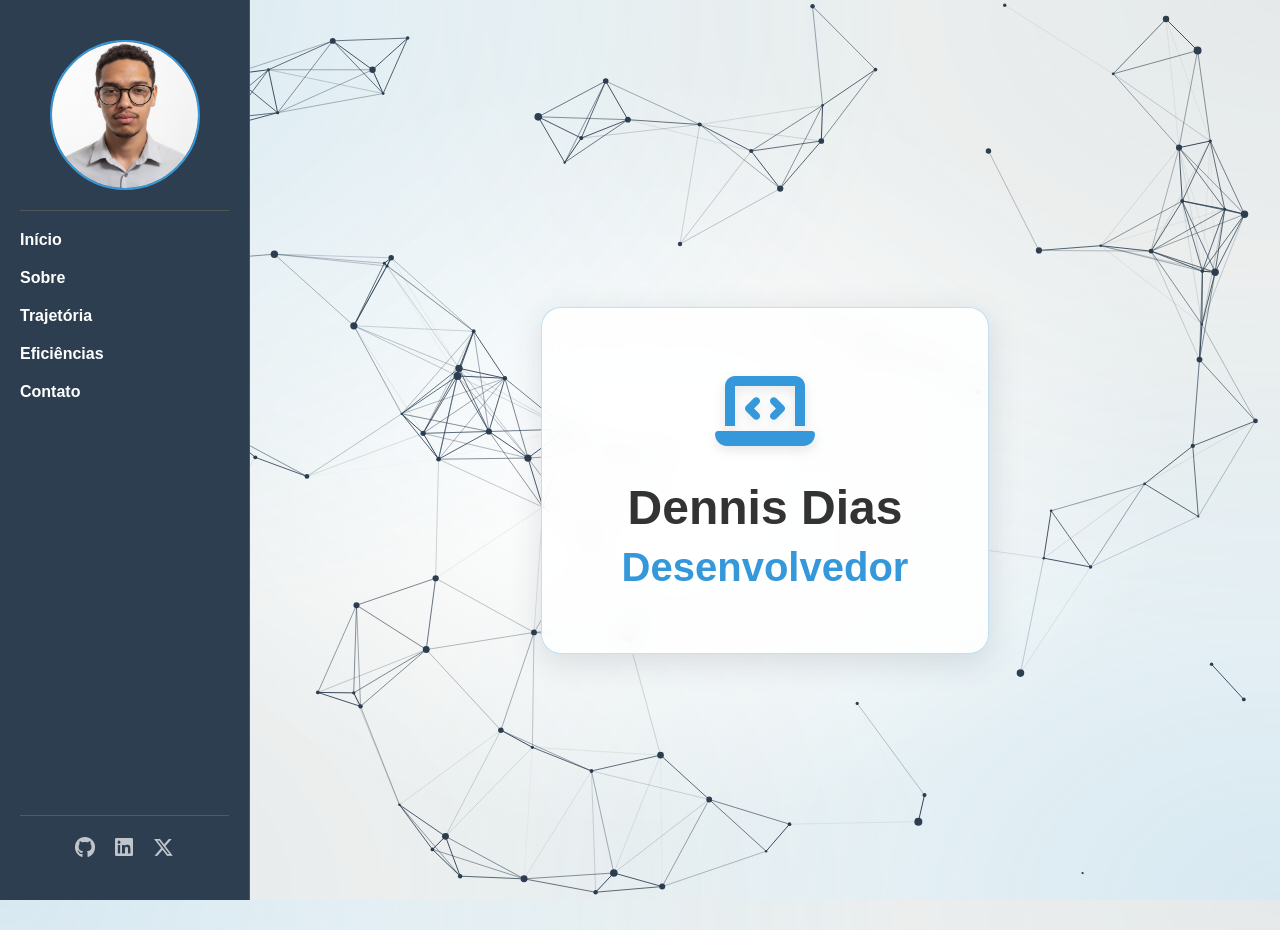
<file: index.html>
<!doctype html>
<html lang="pt-BR">
  <head>
    <meta charset="UTF-8" />
    <meta name="viewport" content="width=device-width, initial-scale=1.0" />
    <title>Dennis Dias | Estatística e Desenvolvimento Web</title>
    <meta
      name="description"
      content="Portfólio de Dennis Dias, graduando em Estatística na UFF e técnico em Desenvolvimento de Sistemas. Projetos em análise de dados, IA e desenvolvimento web."
    />

    <!-- Open Graph (LinkedIn, WhatsApp, Facebook, Discord) -->
    <meta property="og:type" content="website" />
    <meta property="og:url" content="https://dennisdias.com.br/" />
    <meta property="og:title" content="Dennis Dias | Estatística e Desenvolvimento Web" />
    <meta
      property="og:description"
      content="Portfólio de Dennis Dias, graduando em Estatística na UFF e técnico em Desenvolvimento de Sistemas. Projetos em análise de dados, IA e desenvolvimento web."
    />
    <meta property="og:image" content="https://dennisdias.com.br/imagens/perfil.png" />
    <meta property="og:locale" content="pt_BR" />

    <!-- Twitter/X Card -->
    <meta name="twitter:card" content="summary" />
    <meta name="twitter:title" content="Dennis Dias | Estatística e Desenvolvimento Web" />
    <meta
      name="twitter:description"
      content="Portfólio de Dennis Dias, graduando em Estatística na UFF e técnico em Desenvolvimento de Sistemas."
    />
    <meta name="twitter:image" content="https://dennisdias.com.br/imagens/perfil.png" />
    <link rel="stylesheet" href="style.css" />
    <link rel="stylesheet" href="https://cdnjs.cloudflare.com/ajax/libs/font-awesome/6.5.1/css/all.min.css" />
  </head>
  <body>
    <div class="transition-overlay" id="transition-overlay">
      <div class="loader"></div>
    </div>
    <canvas id="tech-background"></canvas>
    <div id="nav-placeholder"></div>

<section id="home" class="hidden">
      <div class="tech-card">
        <div class="home-icon">
          <i class="fas fa-laptop-code"></i>
        </div>
        <h1>Dennis Dias</h1>
        <div class="frase-carrossel">
          <div class="palavras-container">
            <span class="palavra">Desenvolvedor</span>
            <span class="palavra">Estudante</span>
            <span class="palavra">Estatístico</span>
          </div>
        </div>
      </div>
    </section>

    <script src="script.js"></script>
  </body>
</html>
</file>
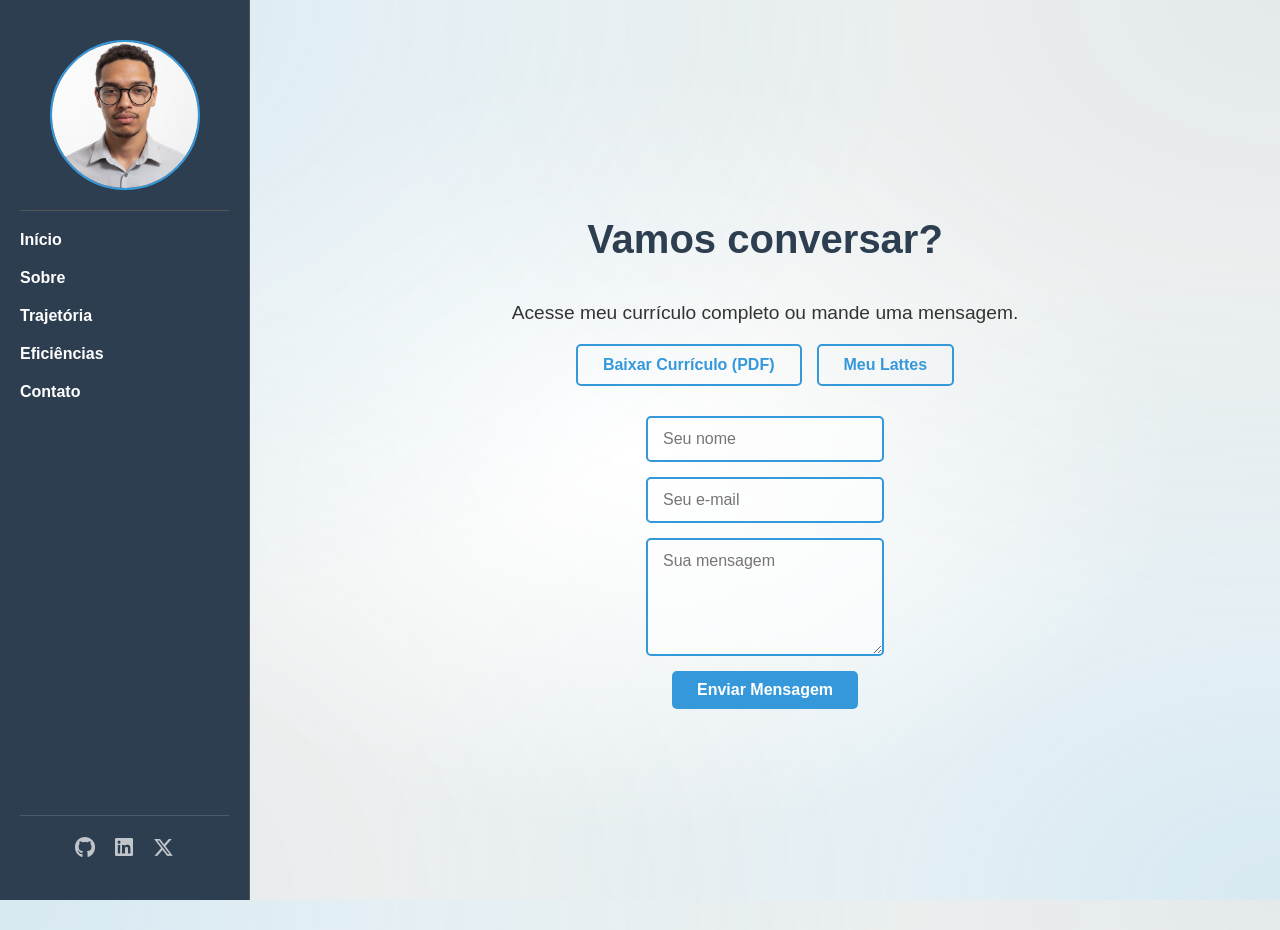
<file: contato.html>
<!doctype html>
<html lang="pt-BR">
  <head>
    <meta charset="UTF-8" />
    <meta name="viewport" content="width=device-width, initial-scale=1.0" />
    <title>Contato | Dennis Dias</title>
    <meta
      name="description"
      content="Entre em contato com Dennis Dias, estudante de Estatística e desenvolvedor. Baixe o currículo ou envie uma mensagem diretamente pelo site."
    />
    <link rel="stylesheet" href="style.css" />
    <link
      rel="stylesheet"
      href="https://cdnjs.cloudflare.com/ajax/libs/font-awesome/6.5.1/css/all.min.css"
    />
  </head>
  <body>
    <div class="transition-overlay" id="transition-overlay">
      <div class="loader"></div>
    </div>
    <div id="nav-placeholder"></div>

<section id="contato" class="hidden">
      <h2>Vamos conversar?</h2>
      <p>Acesse meu currículo completo ou mande uma mensagem.</p>
      <div class="contact-links">
        <a href="curriculo.pdf" target="_blank" class="btn btn-outline">Baixar Currículo (PDF)</a>
        <a href="#" class="btn btn-outline">Meu Lattes</a>
      </div>

      <form
        id="contact-form"
        class="contact-form"
        action="https://formspree.io/f/xdarvzwk"
        method="POST"
      >
        <input type="text" name="name" placeholder="Seu nome" required />
        <input type="email" name="email" placeholder="Seu e-mail" required />
        <textarea
          name="message"
          rows="5"
          placeholder="Sua mensagem"
          required
        ></textarea>
        <button type="submit" class="btn">Enviar Mensagem</button>
        <p id="form-status"></p>
      </form>
    </section>

    <script src="script.js"></script>
    <script>
      const form = document.getElementById("contact-form");
      const status = document.getElementById("form-status");

      form.addEventListener("submit", async (e) => {
        e.preventDefault();
        status.textContent = "Enviando...";

        try {
          const response = await fetch(form.action, {
            method: "POST",
            body: new FormData(form),
            headers: { Accept: "application/json" },
          });

          if (response.ok) {
            status.textContent = "Mensagem enviada com sucesso! Obrigado pelo contato.";
            form.reset();
          } else {
            status.textContent = "Ops, algo deu errado. Tenta de novo ou usa o e-mail direto: dennis.gon.dias@gmail.com";
          }
        } catch (error) {
          status.textContent = "Erro de conexão. Tenta de novo ou usa o e-mail direto: dennis.gon.dias@gmail.com";
        }
      });
    </script>
  </body>
</html>
</file>
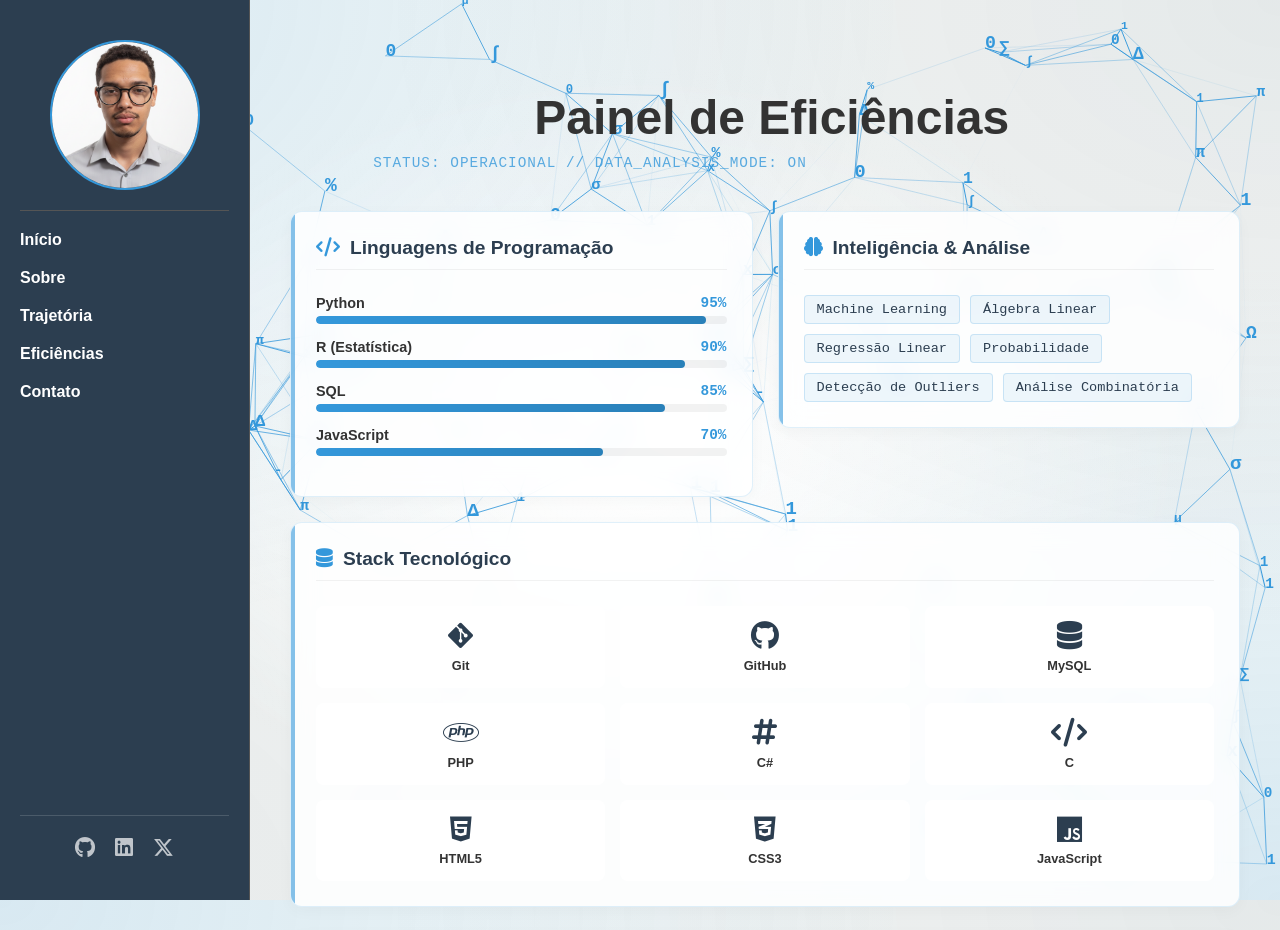
<file: eficiencias.html>
<!doctype html>
<html lang="pt-BR">
  <head>
    <meta charset="UTF-8" />
    <meta name="viewport" content="width=device-width, initial-scale=1.0" />
    <title>Habilidades e Stack Técnico | Dennis Dias</title>
    <meta
      name="description"
      content="Painel de habilidades técnicas de Dennis Dias: linguagens de programação, estatística aplicada, machine learning e ferramentas de desenvolvimento."
    />
    <link rel="stylesheet" href="style.css?v=2" />
    <link rel="stylesheet" href="https://cdnjs.cloudflare.com/ajax/libs/font-awesome/6.5.1/css/all.min.css" />
  </head>
  <body>
    <div class="transition-overlay" id="transition-overlay">
      <div class="loader"></div>
    </div>
    <canvas id="tech-background"></canvas>
    
    <div id="nav-placeholder"></div>

<section id="eficiencias" class="hidden">
      <div class="dashboard-header">
        <h1><i class="fas fa-chart-network"></i> Painel de Eficiências</h1>
        <p class="mono-text">STATUS: OPERACIONAL // DATA_ANALYSIS_MODE: ON</p>
      </div>

      <div class="dashboard-grid">
        <!-- Card: Linguagens (Gráfico de Barras) -->
        <div class="stat-card">
          <div class="card-header">
            <i class="fas fa-code"></i>
            <h3>Linguagens de Programação</h3>
          </div>
          <div class="chart-container">
            <div class="bar-group">
              <div class="bar-label"><span>Python</span> <span class="percent">95%</span></div>
              <div class="progress-bg"><div class="progress-fill" style="width: 95%"></div></div>
            </div>
            <div class="bar-group">
              <div class="bar-label"><span>R (Estatística)</span> <span class="percent">90%</span></div>
              <div class="progress-bg"><div class="progress-fill" style="width: 90%"></div></div>
            </div>
            <div class="bar-group">
              <div class="bar-label"><span>SQL</span> <span class="percent">85%</span></div>
              <div class="progress-bg"><div class="progress-fill" style="width: 85%"></div></div>
            </div>
            <div class="bar-group">
              <div class="bar-label"><span>JavaScript</span> <span class="percent">70%</span></div>
              <div class="progress-bg"><div class="progress-fill" style="width: 70%"></div></div>
            </div>
          </div>
        </div>

        <!-- Card: Análise & IA (Tags Data Style) -->
        <div class="stat-card">
          <div class="card-header">
            <i class="fas fa-brain"></i>
            <h3>Inteligência & Análise</h3>
          </div>
          <div class="tags-matrix">
            <span class="data-tag">Machine Learning</span>
            <span class="data-tag">Álgebra Linear</span>
            <span class="data-tag">Regressão Linear</span>
            <span class="data-tag">Probabilidade</span>
            <span class="data-tag">Detecção de Outliers</span>
            <span class="data-tag">Análise Combinatória</span>
          </div>
        </div>

        <!-- Card: Ferramentas (Grid de Ícones) -->
        <div class="stat-card large-card">
          <div class="card-header">
            <i class="fas fa-database"></i>
            <h3>Stack Tecnológico</h3>
          </div>
          <div class="tools-grid">
            <div class="tool-item"><i class="fab fa-git-alt"></i> <span>Git</span></div>
            <div class="tool-item"><i class="fab fa-github"></i> <span>GitHub</span></div>
            <div class="tool-item"><i class="fas fa-database"></i> <span>MySQL</span></div>
            <div class="tool-item"><i class="fab fa-php"></i> <span>PHP</span></div>
            <div class="tool-item"><i class="fas fa-hashtag"></i> <span>C#</span></div>
            <div class="tool-item"><i class="fas fa-code"></i> <span>C</span></div>
            <div class="tool-item"><i class="fab fa-html5"></i> <span>HTML5</span></div>
            <div class="tool-item"><i class="fab fa-css3-alt"></i> <span>CSS3</span></div>
            <div class="tool-item"><i class="fab fa-js"></i> <span>JavaScript</span></div>
          </div>
        </div>

        <!-- Card: Soft Skills (Indicadores Circulares CSS) -->
        <div class="stat-card large-card">
          <div class="card-header">
            <i class="fas fa-users-cog"></i>
            <h3>Competências Pessoais</h3>
          </div>
          <div class="metrics-row">
            <div class="metric-circle">
              <div class="circle-value">Logic</div>
              <span>Lógica</span>
            </div>
            <div class="metric-circle">
              <div class="circle-value">Comm</div>
              <span>Comunicação</span>
            </div>
            <div class="metric-circle">
              <div class="circle-value">Team</div>
              <span>Trabalho em Equipe</span>
            </div>
            <div class="metric-circle">
              <div class="circle-value">Sci</div>
              <span>Pesquisa Científica</span>
            </div>
            <div class="metric-circle">
              <div class="circle-value">Idea</div>
              <span>Criatividade</span>
            </div>
            <div class="metric-circle">
              <div class="circle-value">Solve</div>
              <span>Resolução de Problemas</span>
            </div>
            <div class="metric-circle">
              <div class="circle-value">Lead</div>
              <span>Liderança</span>
            </div>
            <div class="metric-circle">
              <div class="circle-value">Org</div>
              <span>Organização</span>
            </div>
          </div>
        </div>
      </div>
    </section>
    <script src="script.js?v=2"></script>
  </body>
</html>
</file>
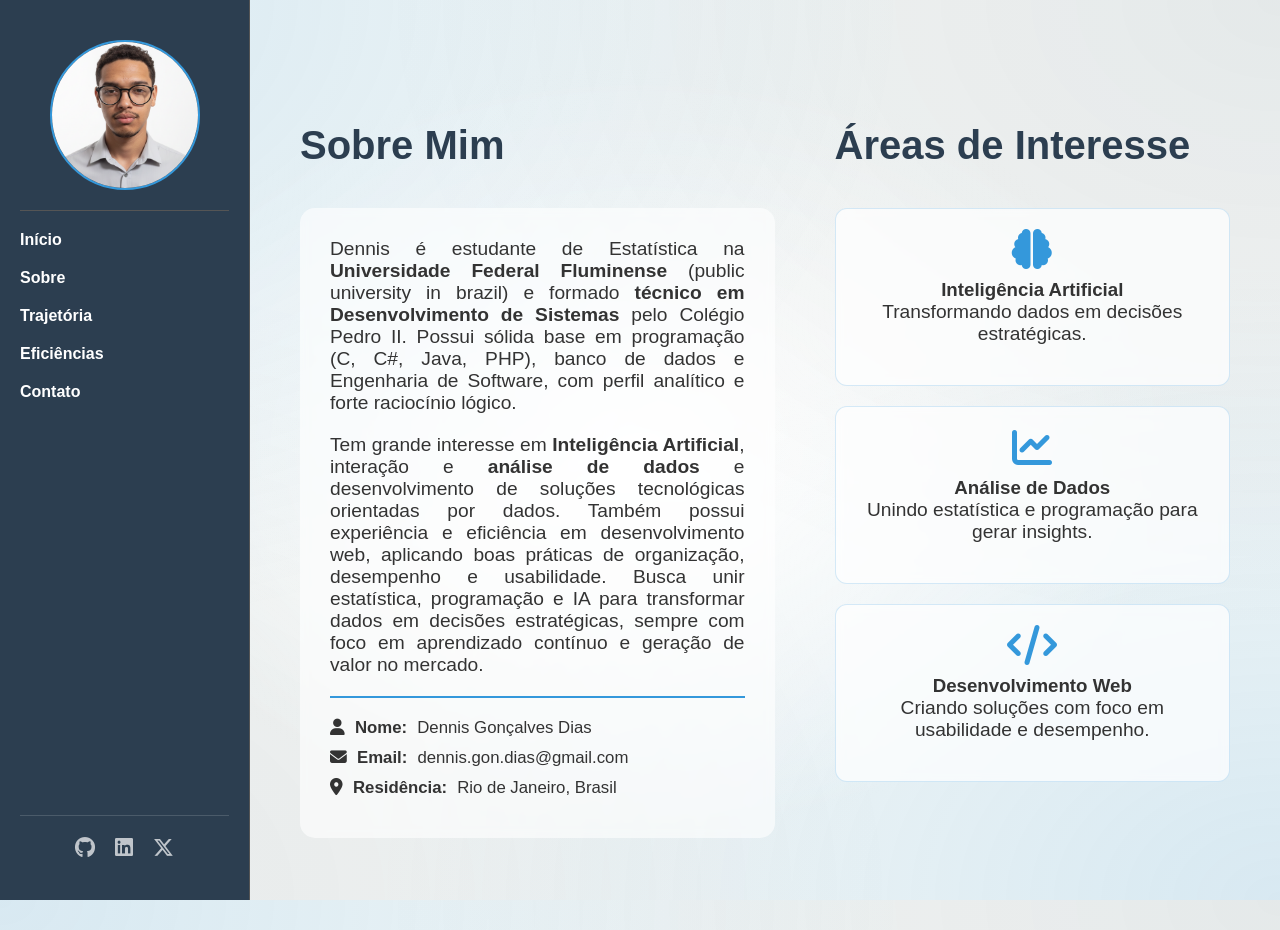
<file: sobre.html>
<!doctype html>
<html lang="pt-BR">
  <head>
    <meta charset="UTF-8" />
    <meta name="viewport" content="width=device-width, initial-scale=1.0" />
    <title>Sobre Dennis Dias | Estatística e Desenvolvimento</title>
    <meta
      name="description"
      content="Conheça a trajetória de Dennis Dias: estudante de Estatística na UFF, técnico em Desenvolvimento de Sistemas pelo Colégio Pedro II, com interesse em IA e análise de dados."
    />
    <link rel="stylesheet" href="https://cdnjs.cloudflare.com/ajax/libs/font-awesome/6.5.1/css/all.min.css" />
    <link rel="stylesheet" href="style.css" />
  </head>

  <body>
    <div class="transition-overlay" id="transition-overlay">
      <div class="loader"></div>
    </div>
    <div id="nav-placeholder"></div>

<section id="sobre" class="hidden">
      <div class="about-grid">
        <!-- Coluna Esquerda: Bio e Detalhes -->
        <div class="bio-column">
          <h2>Sobre Mim</h2>
          <div class="sobre-texto">
            <p>
              Dennis é estudante de Estatística na <strong>Universidade Federal Fluminense</strong>
              (public university in brazil) e formado <strong>técnico em Desenvolvimento
              de Sistemas</strong> pelo Colégio Pedro II. Possui sólida base em programação
              (C, C#, Java, PHP), banco de dados e Engenharia de Software, com
              perfil analítico e forte raciocínio lógico.
            </p>
            <p>
              Tem grande interesse em <strong>Inteligência Artificial</strong>, interação e <strong>análise
              de dados</strong> e desenvolvimento de soluções tecnológicas orientadas por
              dados. Também possui experiência e eficiência em desenvolvimento
              web, aplicando boas práticas de organização, desempenho e
              usabilidade. Busca unir estatística, programação e IA para
              transformar dados em decisões estratégicas, sempre com foco em
              aprendizado contínuo e geração de valor no mercado.
            </p>
            <div class="personal-details">
              <p><i class="fas fa-user"></i> <strong>Nome:</strong> Dennis Gonçalves Dias</p>
              <p><i class="fas fa-envelope"></i> <strong>Email:</strong> <a href="mailto:dennis.gon.dias@gmail.com" class="email-link">dennis.gon.dias@gmail.com</a></p>
              <p><i class="fas fa-map-marker-alt"></i> <strong>Residência:</strong> <a href="https://www.google.com/maps/search/?api=1&query=Rio+de+Janeiro%2C+Brasil" target="_blank" rel="noopener noreferrer" class="email-link">Rio de Janeiro, Brasil</a></p>
            </div>
          </div>
        </div>

        <!-- Coluna Direita: Interesses -->
        <div class="interests-column">
          <h2>Áreas de Interesse</h2>
          <div class="sobre-destaques">
            <div class="destaque-card"><i class="fas fa-brain"></i><h3>Inteligência Artificial</h3><p>Transformando dados em decisões estratégicas.</p></div>
            <div class="destaque-card"><i class="fas fa-chart-line"></i><h3>Análise de Dados</h3><p>Unindo estatística e programação para gerar insights.</p></div>
            <div class="destaque-card"><i class="fas fa-code"></i><h3>Desenvolvimento Web</h3><p>Criando soluções com foco em usabilidade e desempenho.</p></div>
          </div>
        </div>
      </div>
    </section>

    <script src="script.js"></script>
  </body>
</html>
</file>
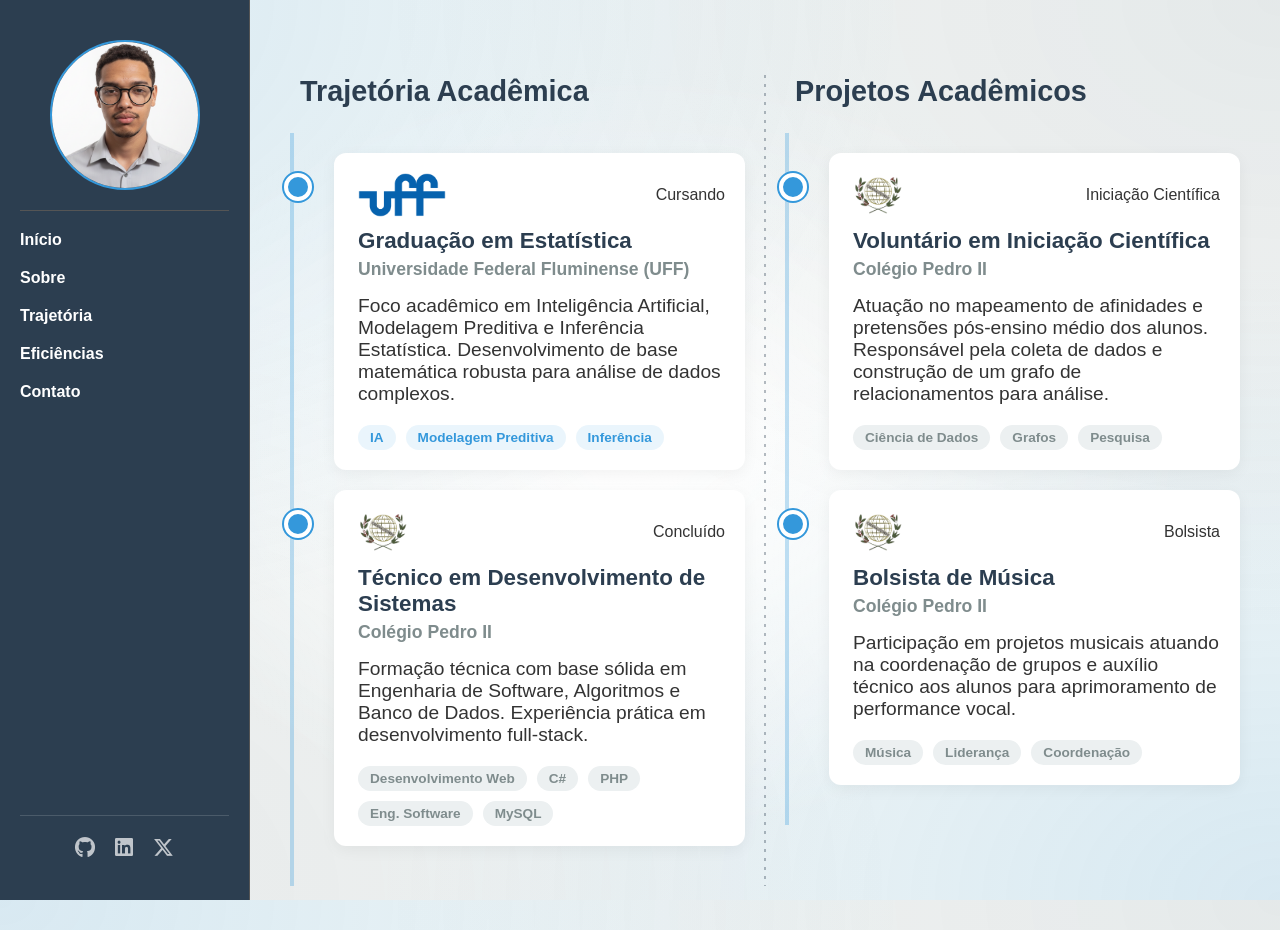
<file: trajetoria.html>
<!doctype html>
<html lang="pt-BR">
  <head>
    <meta charset="UTF-8" />
    <meta name="viewport" content="width=device-width, initial-scale=1.0" />
    <title>Trajetória Acadêmica | Dennis Dias</title>
    <meta
      name="description"
      content="Linha do tempo da trajetória acadêmica e profissional de Dennis Dias: formação técnica, graduação em Estatística e principais projetos."
    />
    <link rel="stylesheet" href="style.css" />
    <link rel="stylesheet" href="https://cdnjs.cloudflare.com/ajax/libs/font-awesome/6.5.1/css/all.min.css" />
  </head>
  <body>
    <div class="transition-overlay" id="transition-overlay">
      <div class="loader"></div>
    </div>
    <div id="nav-placeholder"></div>

<section id="trajetoria" class="hidden">
      <div class="trajectory-grid">
        
        <!-- Coluna 1: Trajetória Acadêmica -->
        <div class="trajectory-column">
          <h2>Trajetória Acadêmica</h2>
          <div class="timeline">
            
            <!-- Item 1: UFF -->
            <div class="timeline-item">
              <div class="timeline-content">
                <div class="timeline-header">
                  <img src="imagens/logo_uff.png" alt="Brasão UFF" class="timeline-header-logo" />
                  <span class="date">Cursando</span>
                </div>
                <h3>Graduação em Estatística</h3>
                <h4>Universidade Federal Fluminense (UFF)</h4>
                <p>
                  Foco acadêmico em Inteligência Artificial, Modelagem Preditiva e Inferência Estatística.
                  Desenvolvimento de base matemática robusta para análise de dados complexos.
                </p>
                <div class="tags-container">
                  <span class="tag tag-blue">IA</span>
                  <span class="tag tag-blue">Modelagem Preditiva</span>
                  <span class="tag tag-blue">Inferência</span>
                </div>
              </div>
            </div>

            <!-- Item 2: Pedro II -->
            <div class="timeline-item">
              <div class="timeline-content">
                <div class="timeline-header">
                  <img src="imagens/brasão_cp2.png" alt="Brasão Colégio Pedro II" class="timeline-header-logo" />
                  <span class="date">Concluído</span>
                </div>
                <h3>Técnico em Desenvolvimento de Sistemas</h3>
                <h4>Colégio Pedro II</h4>
                <p>
                  Formação técnica com base sólida em Engenharia de Software, Algoritmos e Banco de Dados.
                  Experiência prática em desenvolvimento full-stack.
                </p>
                <div class="tags-container">
                  <span class="tag tag-gray">Desenvolvimento Web</span>
                  <span class="tag tag-gray">C#</span>
                  <span class="tag tag-gray">PHP</span>
                  <span class="tag tag-gray">Eng. Software</span>
                  <span class="tag tag-gray">MySQL</span>
                </div>
              </div>
            </div>

          </div>
        </div>

        <!-- Coluna 2: Projetos Acadêmicos -->
        <div class="trajectory-column">
          <h2>Projetos Acadêmicos</h2>
          <div class="timeline">
            
            <!-- Item 3: Iniciação Científica -->
            <div class="timeline-item">
              <div class="timeline-content">
                <div class="timeline-header">
                  <img src="imagens/brasão_cp2.png" alt="Brasão Colégio Pedro II" class="timeline-header-logo" />
                  <span class="date">Iniciação Científica</span>
                </div>
                <h3>Voluntário em Iniciação Científica</h3>
                <h4>Colégio Pedro II</h4>
                <p>
                  Atuação no mapeamento de afinidades e pretensões pós-ensino médio dos alunos. Responsável pela coleta de dados e construção de um grafo de relacionamentos para análise.
                </p>
                <div class="tags-container">
                  <span class="tag tag-gray">Ciência de Dados</span>
                  <span class="tag tag-gray">Grafos</span>
                  <span class="tag tag-gray">Pesquisa</span>
                </div>
              </div>
            </div>

            <!-- Item 4: Bolsista Musical -->
            <div class="timeline-item">
              <div class="timeline-content">
                <div class="timeline-header">
                  <img src="imagens/brasão_cp2.png" alt="Brasão Colégio Pedro II" class="timeline-header-logo" />
                  <span class="date">Bolsista</span>
                </div>
                <h3>Bolsista de Música</h3>
                <h4>Colégio Pedro II</h4>
                <p>
                  Participação em projetos musicais atuando na coordenação de grupos e auxílio técnico aos alunos para aprimoramento de performance vocal.
                </p>
                <div class="tags-container">
                  <span class="tag tag-gray">Música</span>
                  <span class="tag tag-gray">Liderança</span>
                  <span class="tag tag-gray">Coordenação</span>
                </div>
              </div>
            </div>

          </div>
        </div>

      </div>
    </section>

    <script src="script.js"></script>
  </body>
</html>
</file>
<file: style.css>
/* Configurações Gerais */
:root {
  --primary-color: #2c3e50;
  --accent-color: #3498db;
  --bg-color: #f8f9fa;
  --text-color: #333;
}

* {
  margin: 0;
  padding: 0;
  box-sizing: border-box;
  font-family: "Segoe UI", Tahoma, Geneva, Verdana, sans-serif;
}

body {
  /* Fundo Mesh Gradient: Múltiplos pontos de luz para um 3D atmosférico e moderno */
  background-color: #f4f7f6;
  background-image: 
    radial-gradient(at 0% 0%, rgba(52, 152, 219, 0.15) 0px, transparent 50%), /* Azul Accent Topo Esq */
    radial-gradient(at 100% 0%, rgba(44, 62, 80, 0.08) 0px, transparent 50%), /* Escuro Topo Dir */
    radial-gradient(at 50% 50%, #ffffff 0px, transparent 60%), /* Luz Central Suave */
    radial-gradient(at 0% 100%, rgba(44, 62, 80, 0.08) 0px, transparent 50%), /* Escuro Base Esq */
    radial-gradient(at 100% 100%, rgba(52, 152, 219, 0.15) 0px, transparent 50%); /* Azul Accent Base Dir */
  height: 100vh; /* Fixa a altura na tela */
  overflow: hidden; /* Remove o scroll globalmente */
  color: var(--text-color);
}

/* Navegação Fixa */
nav {
  display: flex;
  flex-direction: column;
  justify-content: flex-start;
  padding: 40px 20px;
  background-color: var(--primary-color);
  color: white;
  position: fixed;
  width: 250px;
  height: 100vh;
  left: 0;
  top: 0;
  z-index: 1000;
  border-right: 1px solid #555;
}

.social-links {
  display: flex;
  justify-content: center;
  gap: 20px;
  margin-top: auto;
  padding-top: 20px;
  border-top: 1px solid rgba(255, 255, 255, 0.15);
}
.social-links a {
  color: white;
  opacity: 0.7;
  font-size: 1.3rem;
  transition:
    opacity 0.2s,
    color 0.2s;
}
.social-links a:hover {
  opacity: 1;
  color: var(--accent-color);
}

.logo {
  width: 150px;
  height: 150px;
  margin: 0 auto;
  border-radius: 50%;
  border: 2px solid var(--accent-color);
  overflow: hidden; /* Garante que a imagem não saia do círculo */
}

.logo img {
  width: 100%;
  height: 100%;
  object-fit: cover; /* Faz a imagem cobrir todo o espaço sem distorcer */
  display: block;
}

.nav-links {
  list-style: none;
  display: flex;
  flex-direction: column;
  gap: 20px;
  margin-top: 20px;
  padding-top: 20px;
  border-top: 1px solid #555;
}
.nav-links a {
  color: white;
  text-decoration: none;
  font-weight: bold;
  transition: color 0.3s;
}
.nav-links a:hover {
  color: var(--accent-color);
}
nav p {
  margin: 0;
  text-align: center;
  font-size: 0.8rem;
}

/* Seções */
section {
  height: 100vh; /* Garante que a seção ocupe exatamente a tela */
  padding: 50px;
  margin-left: 250px;
  display: flex;
  flex-direction: column;
  justify-content: center;
  align-items: center;
  text-align: center;
}

h1 {
  font-size: 3rem;
  margin-bottom: 10px;
}
h2 {
  font-size: 2.5rem;
  margin-bottom: 40px;
  color: var(--primary-color);
}
p {
  font-size: 1.2rem;
  margin-bottom: 20px;
  max-width: 600px;
}

/* Botões */
.btn {
  padding: 10px 25px;
  background-color: var(--accent-color);
  color: white;
  text-decoration: none;
  border-radius: 5px;
  font-weight: bold;
  transition:
    transform 0.2s,
    background-color 0.2s;
}
.btn:hover {
  background-color: #2980b9;
  transform: scale(1.05);
}
.btn-outline {
  background-color: transparent;
  border: 2px solid var(--accent-color);
  color: var(--accent-color);
}
.btn-outline:hover {
  background-color: var(--accent-color);
  color: white;
}

/* Linha do Tempo (Trajetória) */
.timeline {
  position: relative;
  max-width: 800px;
  margin: 0 auto;
  padding: 20px 0;
  border-left: 4px solid rgba(52, 152, 219, 0.3); /* Linha mais sutil */
}

.timeline-item {
  margin-bottom: 40px;
  position: relative;
  padding-left: 40px; /* Espaço para a linha e o ponto */
  width: 100%;
}

/* O Ponto da Timeline */
.timeline-item::before {
  content: "";
  position: absolute;
  left: -10px; /* Centraliza na linha (linha tem 4px, ponto tem 20px -> -10 + 2 = centro) */
  top: 20px;
  width: 20px;
  height: 20px;
  border-radius: 50%;
  background-color: var(--accent-color);
  border: 4px solid #fff; /* Efeito de anel */
  box-shadow: 0 0 0 2px var(--accent-color); /* Borda externa */
  z-index: 1;
  transition: background-color 0.3s, transform 0.3s;
}

.timeline-item:hover::before {
  background-color: #fff;
  transform: scale(1.2);
}

/* Card da Timeline */
.timeline-content {
  background: white;
  padding: 25px;
  border-radius: 12px;
  box-shadow: 0 4px 15px rgba(0, 0, 0, 0.05);
  border-left: 4px solid transparent; /* Prepara para o hover */
  transition: all 0.3s ease;
  text-align: left;
  position: relative; /* Contexto para o logo */
}

.timeline-content:hover {
  transform: translateX(10px);
  box-shadow: 0 8px 25px rgba(52, 152, 219, 0.15);
  border-left: 4px solid var(--accent-color);
}

.timeline-header {
  display: flex;
  justify-content: space-between;
  align-items: center;
  margin-bottom: 10px;
}

.timeline-header-logo {
  height: 45px; /* Tamanho ideal para o cabeçalho */
  width: auto;
  object-fit: contain;
}

.timeline-content h3 {
  margin: 0;
  font-size: 1.4rem;
  color: var(--primary-color);
}

.timeline-content h4 {
  margin: 5px 0 15px 0;
  font-size: 1.1rem;
  color: #7f8c8d;
  font-weight: 600;
}

/* Tags de Competência */
.tags-container {
  display: flex;
  flex-wrap: wrap;
  gap: 10px;
  margin-top: 15px;
}

.tag {
  font-size: 0.85rem;
  padding: 5px 12px;
  border-radius: 20px;
  font-weight: 600;
}

.tag-blue {
  background-color: rgba(52, 152, 219, 0.1);
  color: var(--accent-color);
}

.tag-gray {
  background-color: #ecf0f1;
  color: #7f8c8d;
}

.tag-outline {
  border: 1px solid var(--accent-color);
  color: var(--accent-color);
  background: transparent;
}

/* Grid de Habilidades */
.skills-grid {
  display: grid;
  grid-template-columns: repeat(auto-fit, minmax(150px, 1fr));
  gap: 20px;
  width: 100%;
  max-width: 800px;
}
.skill-card {
  background: white;
  padding: 20px;
  border-radius: 8px;
  box-shadow: 0 4px 6px rgba(0, 0, 0, 0.1);
  font-weight: bold;
  transition: transform 0.3s;
  cursor: default;
}
.skill-card:hover {
  transform: translateY(-10px);
  color: var(--accent-color);
  border-bottom: 3px solid var(--accent-color);
}

.contact-links {
  display: flex;
  gap: 15px;
  flex-wrap: wrap;
  justify-content: center;
}

/* Formulário de Contato */
.contact-form {
  max-width: 500px;
  margin: 30px auto 0;
  display: flex;
  flex-direction: column;
  gap: 15px;
}
.contact-form input,
.contact-form textarea {
  padding: 12px 15px;
  border: 2px solid var(--accent-color);
  border-radius: 5px;
  font-family: inherit;
  font-size: 1rem;
  background: rgba(255, 255, 255, 0.6);
  color: var(--text-color);
  resize: vertical;
}
.contact-form input:focus,
.contact-form textarea:focus {
  outline: none;
  box-shadow: 0 0 0 2px var(--accent-color);
}
.contact-form button {
  align-self: center;
  border: none;
  cursor: pointer;
  font-size: 1rem;
}
#form-status {
  text-align: center;
  font-weight: bold;
  color: var(--primary-color);
}
footer {
  text-align: center;
  padding: 10px;
  background: var(--primary-color);
  color: white;
  position: fixed; /* Fixa o rodapé em todas as páginas */
  bottom: 0;
  left: 250px;
  right: 0;
  z-index: 100;
}

/* Classes de Animação de Interatividade (Scroll) */
.hidden {
  opacity: 0;
  /* transform: translateY(30px);  Removido para usar animações específicas abaixo */
  transition: all 1s ease-out;
}

/* Animação Padrão (para seções gerais) */
.hidden:not(.timeline-item) {
  transform: translateY(30px);
}

/* Animação Alternada para Timeline (Slide-in Lateral) */
.timeline-item.hidden:nth-child(odd) {
  transform: translateX(-50px); /* Vem da esquerda */
}
.timeline-item.hidden:nth-child(even) {
  transform: translateX(50px); /* Vem da direita */
}

.show {
  opacity: 1;
  transform: translate(0, 0); /* Reseta qualquer transform */
}

/* Camada que cobre a tela inteira */
.transition-overlay {
  position: fixed;
  top: 0;
  left: 0;
  width: 100%;
  height: 100%;
  background: var(
    --primary-color
  ); /* Use uma cor sólida ou gradiente elegante */
  z-index: 10000;
  display: flex;
  justify-content: center;
  align-items: center;
  transition: transform 0.6s cubic-bezier(0.77, 0, 0.175, 1);
  pointer-events: none; /* Permite clicar no que está atrás quando invisível */
}

/* Animação do Spinner (Loader) */
.loader {
  border: 5px solid #f3f3f3; /* Cinza claro */
  border-top: 5px solid var(--accent-color); /* Cor de destaque */
  border-radius: 50%;
  width: 50px;
  height: 50px;
  animation: spin 1s linear infinite;
}

@keyframes spin {
  0% {
    transform: rotate(0deg);
  }
  100% {
    transform: rotate(360deg);
  }
}

/* Estado: Página carregada (A cortina sobe) */
.transition-overlay.loaded {
  transform: translateY(-100%);
}

/* Estado: Saindo da página (A cortina desce) */
.transition-overlay.leaving {
  transform: translateY(0);
}

/* Opcional: Efeito de Fade no conteúdo da página */
body {
  opacity: 0;
  transition: opacity 0.4s ease-in;
}

body.fade-in {
  opacity: 1;
}

/* Carrossel Vertical CSS */
.frase-carrossel {
  font-size: 2.5rem;
  font-weight: 700;
  color: var(--primary-color);
  display: flex;
  align-items: center;
  gap: 10px;
  transition: transform 0.3s ease;
}

.palavras-container {
  height: 1.2em; /* Altura exata de uma linha */
  overflow: hidden;
  display: inline-flex;
  flex-direction: column;
  position: relative;
  color: var(--accent-color); /* Destaque para as palavras */
}

.palavra {
  display: block;
  height: 100%;
  animation: carrossel-vertical 9s cubic-bezier(0.645, 0.045, 0.355, 1) infinite;
  white-space: nowrap;
}

/* Animação que sobe 33.3% para cada palavra (para 3 palavras) */
@keyframes carrossel-vertical {
  0%,
  25% {
    transform: translateY(0);
  } /* Palavra 1 */
  33%,
  58% {
    transform: translateY(-100%);
  } /* Palavra 2 */
  66%,
  91% {
    transform: translateY(-200%);
  } /* Palavra 3 */
  100% {
    transform: translateY(0);
  } /* Volta para a 1 */
}

.frase-carrossel:hover {
  transform: scale(1.1);
}

/* Ícone da Home (Logo Simbólico) */
.home-icon {
  font-size: 5rem;
  color: var(--accent-color);
  margin-bottom: 20px;
  filter: drop-shadow(0 4px 6px rgba(0, 0, 0, 0.1)); /* Sombra suave para destaque */
  transition: transform 0.3s ease;
}

.home-icon:hover {
  transform: scale(1.1);
}

/* Efeito de inflar no Nome Principal */
#home h1 {
  transition: transform 0.3s ease;
  display: inline-block; /* Garante que a animação ocorra a partir do centro do texto */
}

#home h1:hover {
  transform: scale(1.1);
}

/* Cartão Tecnológico (Glassmorphism) */
.tech-card {
  background: rgba(255, 255, 255, 0.85); /* Fundo branco semi-transparente */
  backdrop-filter: blur(12px); /* Desfoca o que passa por trás (efeito vidro) */
  -webkit-backdrop-filter: blur(12px); /* Suporte para Safari */
  padding: 60px 80px;
  border-radius: 20px;
  border: 1px solid rgba(52, 152, 219, 0.3); /* Borda sutil na cor Accent */
  box-shadow: 
    0 8px 32px 0 rgba(44, 62, 80, 0.15), /* Sombra de profundidade */
    0 0 0 1px rgba(255, 255, 255, 0.5) inset; /* Brilho interno */
  display: flex;
  flex-direction: column;
  align-items: center;
  justify-content: center;
  transition: box-shadow 0.3s ease, transform 0.3s ease;
}

.tech-card:hover {
  box-shadow: 
    0 15px 40px 0 rgba(44, 62, 80, 0.2),
    0 0 20px rgba(52, 152, 219, 0.4); /* Glow azul ao passar o mouse */
  transform: translateY(-5px); /* Leve flutuação */
}

/* Estilos para a página Sobre (Grid Layout) */
.about-grid {
  display: grid;
  grid-template-columns: 1.2fr 1fr; /* Coluna da esquerda um pouco maior */
  gap: 60px;
  width: 100%;
  max-width: 1200px;
  align-items: start;
  text-align: left;
}

.sobre-texto {
  text-align: justify;
  background: rgba(255, 255, 255, 0.6); /* Fundo sutil para leitura */
  padding: 30px;
  border-radius: 15px;
  backdrop-filter: blur(5px);
}

.personal-details {
  margin-top: 20px;
  border-top: 2px solid var(--accent-color); /* Linha separadora */
  padding-top: 20px;
}

.personal-details p {
  margin-bottom: 10px;
  display: flex;
  align-items: center;
  gap: 10px;
  font-size: 1.05rem;
}

.email-link {
  color: var(--text-color);
  text-decoration: none;
  transition: color 0.3s ease;
}

.email-link:hover {
  color: var(--accent-color);
}

.sobre-destaques {
  display: flex;
  flex-direction: column; /* Empilha os cards verticalmente */
  gap: 20px;
  width: 100%;
}

.destaque-card {
  background: rgba(255, 255, 255, 0.7);
  border: 1px solid rgba(52, 152, 219, 0.2);
  border-radius: 12px;
  padding: 20px;
  text-align: center;
  transition: transform 0.3s ease, box-shadow 0.3s ease;
  backdrop-filter: blur(5px);
  -webkit-backdrop-filter: blur(5px);
  display: flex;
  flex-direction: column;
  align-items: center;
}

.destaque-card:hover {
  transform: scale(1.1);
  z-index: 10;
  box-shadow: 0 10px 20px rgba(44, 62, 80, 0.15);
  border-color: var(--accent-color);
}

.destaque-card i {
  font-size: 2.5rem;
  color: var(--accent-color);
  margin-bottom: 10px;
}

/* Grid de Projetos (Nova Seção) */
.projects-grid {
  display: grid;
  grid-template-columns: repeat(auto-fit, minmax(280px, 1fr));
  gap: 30px;
  width: 100%;
  max-width: 1000px;
}

.project-card {
  background: white;
  padding: 30px;
  border-radius: 15px;
  box-shadow: 0 5px 15px rgba(0,0,0,0.05);
  transition: transform 0.3s, box-shadow 0.3s;
  border: 1px solid rgba(0,0,0,0.05);
  display: flex;
  flex-direction: column;
  align-items: flex-start;
  text-align: left;
}

.project-card:hover {
  transform: translateY(-8px);
  box-shadow: 0 15px 30px rgba(52, 152, 219, 0.2);
  border-color: var(--accent-color);
}

.project-icon {
  font-size: 2rem;
  color: var(--accent-color);
  margin-bottom: 20px;
}

/* Fundo Animado (Canvas) */
#tech-background {
  position: fixed;
  top: 0;
  left: 0;
  width: 100%;
  height: 100%;
  z-index: -1; /* Fica atrás de tudo */
}

/* Ajuste para telas menores */
@media (max-width: 992px) {
  .about-grid {
    grid-template-columns: 1fr; /* Volta para uma coluna em telas menores */
    gap: 40px;
  }
}

/* Compactar a timeline para caber na altura da tela (100vh) */
#trajetoria {
  height: 100vh;
  padding: 20px 40px;
  justify-content: center; /* Centraliza verticalmente */
  overflow: hidden; /* Remove o scroll */
  align-items: center;
}

.trajectory-grid {
  display: grid;
  grid-template-columns: 1fr 1fr;
  gap: 40px;
  width: 100%;
  max-width: 1400px;
  align-items: start;
  position: relative;
}


.trajectory-grid::before {
  content: "";
  position: absolute;
  top: 0;
  bottom: 0;
  left: 50%;
  width: 2px;
  transform: translateX(-50%);
  background-image: repeating-linear-gradient(
    to bottom,
    rgba(44, 62, 80, 0.35), 
    rgba(44, 62, 80, 0.35) 3px,
    transparent 3px, 
    transparent 9px 
  );
}

.trajectory-column h2 {
  font-size: 1.8rem;
  margin-bottom: 25px;
  text-align: left;
  padding-left: 10px;
  color: var(--primary-color);
}

#trajetoria .timeline-item {
  margin-bottom: 20px;
}

#trajetoria .timeline {
  max-width: none; 
}

#trajetoria .timeline-content {
  padding: 20px;
}

/* Responsividade para telas menores */
@media (max-width: 1100px) {
  .trajectory-grid {
    grid-template-columns: 1fr;
  }
  .trajectory-grid::before {
    display: none;
  }
  #trajetoria {
    height: auto;
    min-height: 100vh;
    overflow-y: auto;
    justify-content: flex-start;
    padding-top: 40px;
  }
}

/* --- PÁGINA DE EFICIÊNCIAS (DASHBOARD STYLE) --- */

.dashboard-header {
  margin-bottom: 40px;
  text-align: center;
}

.mono-text {
  font-family: 'Consolas', 'Monaco', monospace;
  font-size: 0.9rem;
  color: var(--accent-color);
  letter-spacing: 1px;
  opacity: 0.8;
  margin-top: 5px;
}

.dashboard-grid {
  display: grid;
  grid-template-columns: 1fr; /* Padrão Mobile: 1 coluna */
  gap: 25px;
  width: 100%;
  max-width: 1200px;
  align-items: start;
}

.stat-card {
  background: rgba(255, 255, 255, 0.85);
  backdrop-filter: blur(12px);
  border-radius: 12px;
  padding: 25px;
  border: 1px solid rgba(52, 152, 219, 0.15);
  box-shadow: 0 4px 15px rgba(0,0,0,0.03);
  transition: transform 0.3s ease, box-shadow 0.3s ease;
  position: relative;
  overflow: hidden;
}

/* Efeito "Tech" Borda Lateral */
.stat-card::before {
  content: '';
  position: absolute;
  top: 0; left: 0;
  width: 4px;
  height: 100%;
  background: var(--accent-color);
  opacity: 0.6;
}

.stat-card:hover {
  transform: translateY(-5px);
  box-shadow: 0 10px 25px rgba(44, 62, 80, 0.1);
}

.card-header {
  display: flex;
  align-items: center;
  gap: 10px;
  margin-bottom: 25px;
  border-bottom: 1px solid rgba(0,0,0,0.05);
  padding-bottom: 10px;
}

.card-header i {
  font-size: 1.2rem;
  color: var(--accent-color);
}

.card-header h3 {
  font-size: 1.2rem;
  margin: 0;
  color: var(--primary-color);
}

/* Gráficos de Barra */
.bar-group {
  margin-bottom: 15px;
}
.bar-label {
  display: flex;
  justify-content: space-between;
  font-size: 0.9rem;
  font-weight: 600;
  margin-bottom: 5px;
}
.percent {
  font-family: 'Consolas', monospace;
  color: var(--accent-color);
}
.progress-bg {
  background: rgba(0,0,0,0.05);
  height: 8px;
  border-radius: 4px;
  overflow: hidden;
}
.progress-fill {
  background: linear-gradient(90deg, var(--accent-color), #2980b9);
  height: 100%;
  border-radius: 4px;
  transition: width 1s ease-out;
}

/* Tags de Dados */
.tags-matrix {
  display: flex;
  flex-wrap: wrap;
  gap: 10px;
}
.data-tag {
  background: rgba(52, 152, 219, 0.08);
  color: var(--primary-color);
  padding: 6px 12px;
  border-radius: 4px;
  font-size: 0.85rem;
  border: 1px solid rgba(52, 152, 219, 0.2);
  font-family: 'Consolas', monospace; /* Fonte tech */
}

/* Grid de Ferramentas */
.tools-grid {
  display: grid;
  grid-template-columns: repeat(3, 1fr);
  gap: 15px;
}
.tool-item {
  display: flex;
  flex-direction: column;
  align-items: center;
  padding: 15px;
  background: white;
  border-radius: 8px;
  font-size: 0.8rem;
  font-weight: bold;
  transition: background 0.3s;
}
.tool-item:hover {
  background: #f0f4f8;
}
.tool-item i {
  font-size: 1.8rem;
  margin-bottom: 8px;
  color: var(--primary-color);
}

/* Círculos Métricos Simples */
.metrics-row {
  display: flex;
  flex-wrap: wrap;
  justify-content: space-around;
  row-gap: 20px;
}
.metric-circle {
  display: flex;
  flex-direction: column;
  align-items: center;
  gap: 10px;
}
.circle-value {
  width: 70px;
  height: 70px;
  border-radius: 50%;
  border: 3px solid var(--accent-color);
  display: flex;
  align-items: center;
  justify-content: center;
  font-weight: bold;
  color: var(--accent-color);
  font-family: 'Consolas', monospace;
  background: rgba(255,255,255,0.5);
}

/* Configuração Desktop: 2 Colunas Fixas */
@media (min-width: 768px) {
  .dashboard-grid {
    grid-template-columns: 1fr 1fr; /* Garante 2 colunas exatas */
  }
  .large-card {
    grid-column: span 2; /* Ocupa a linha inteira */
  }
}

/* --- CORREÇÃO DE LAYOUT: EFICIÊNCIAS --- */
/* Garante que o conteúdo não seja cortado e tenha espaço para respirar */
#eficiencias {
  display: block; /* Remove o flex center que trava o conteúdo no meio */
  overflow-y: auto; /* Permite rolar se a tela for pequena */
  height: 100vh;
  padding: 60px 40px; /* Mais espaço no topo e laterais */
}

#eficiencias .dashboard-grid {
  margin: 0 auto; /* Centraliza o grid na tela */
  padding-bottom: 40px; /* Espaço extra no final para não cortar o último card */
}
</file>
